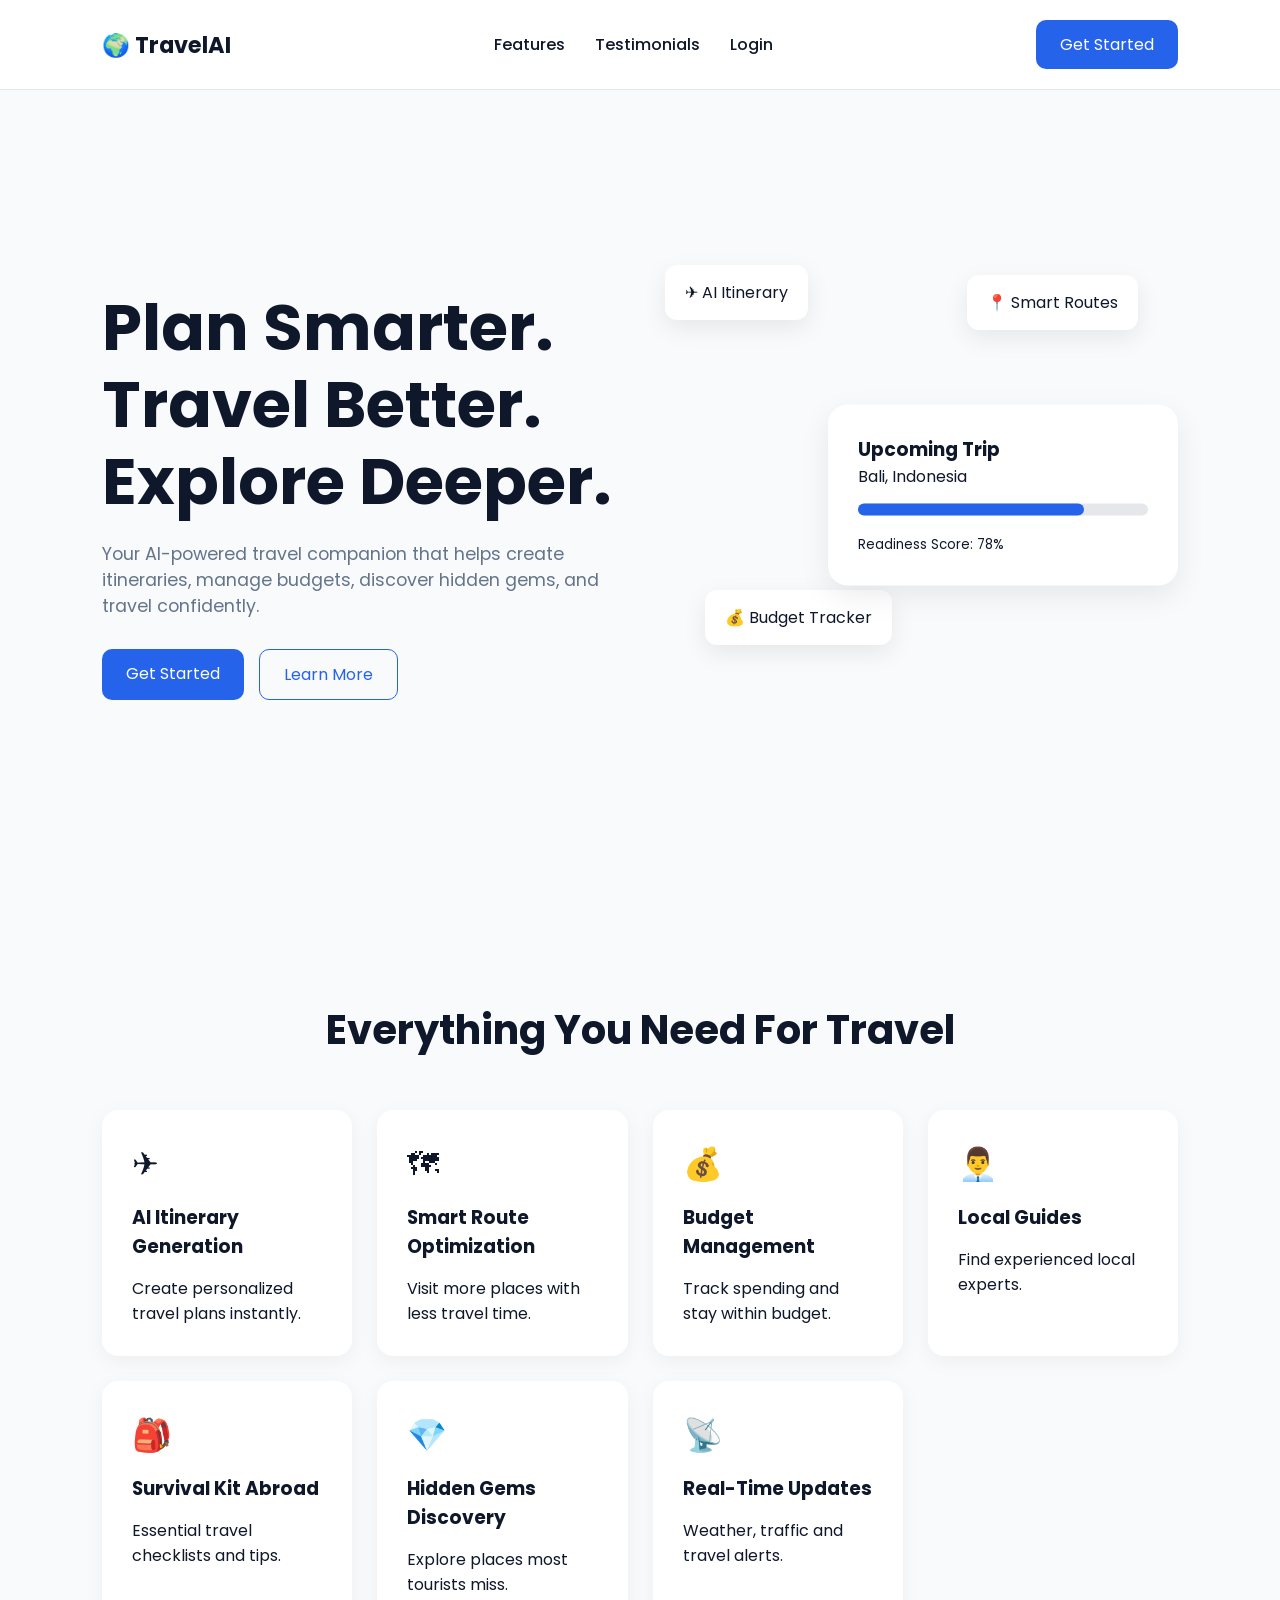
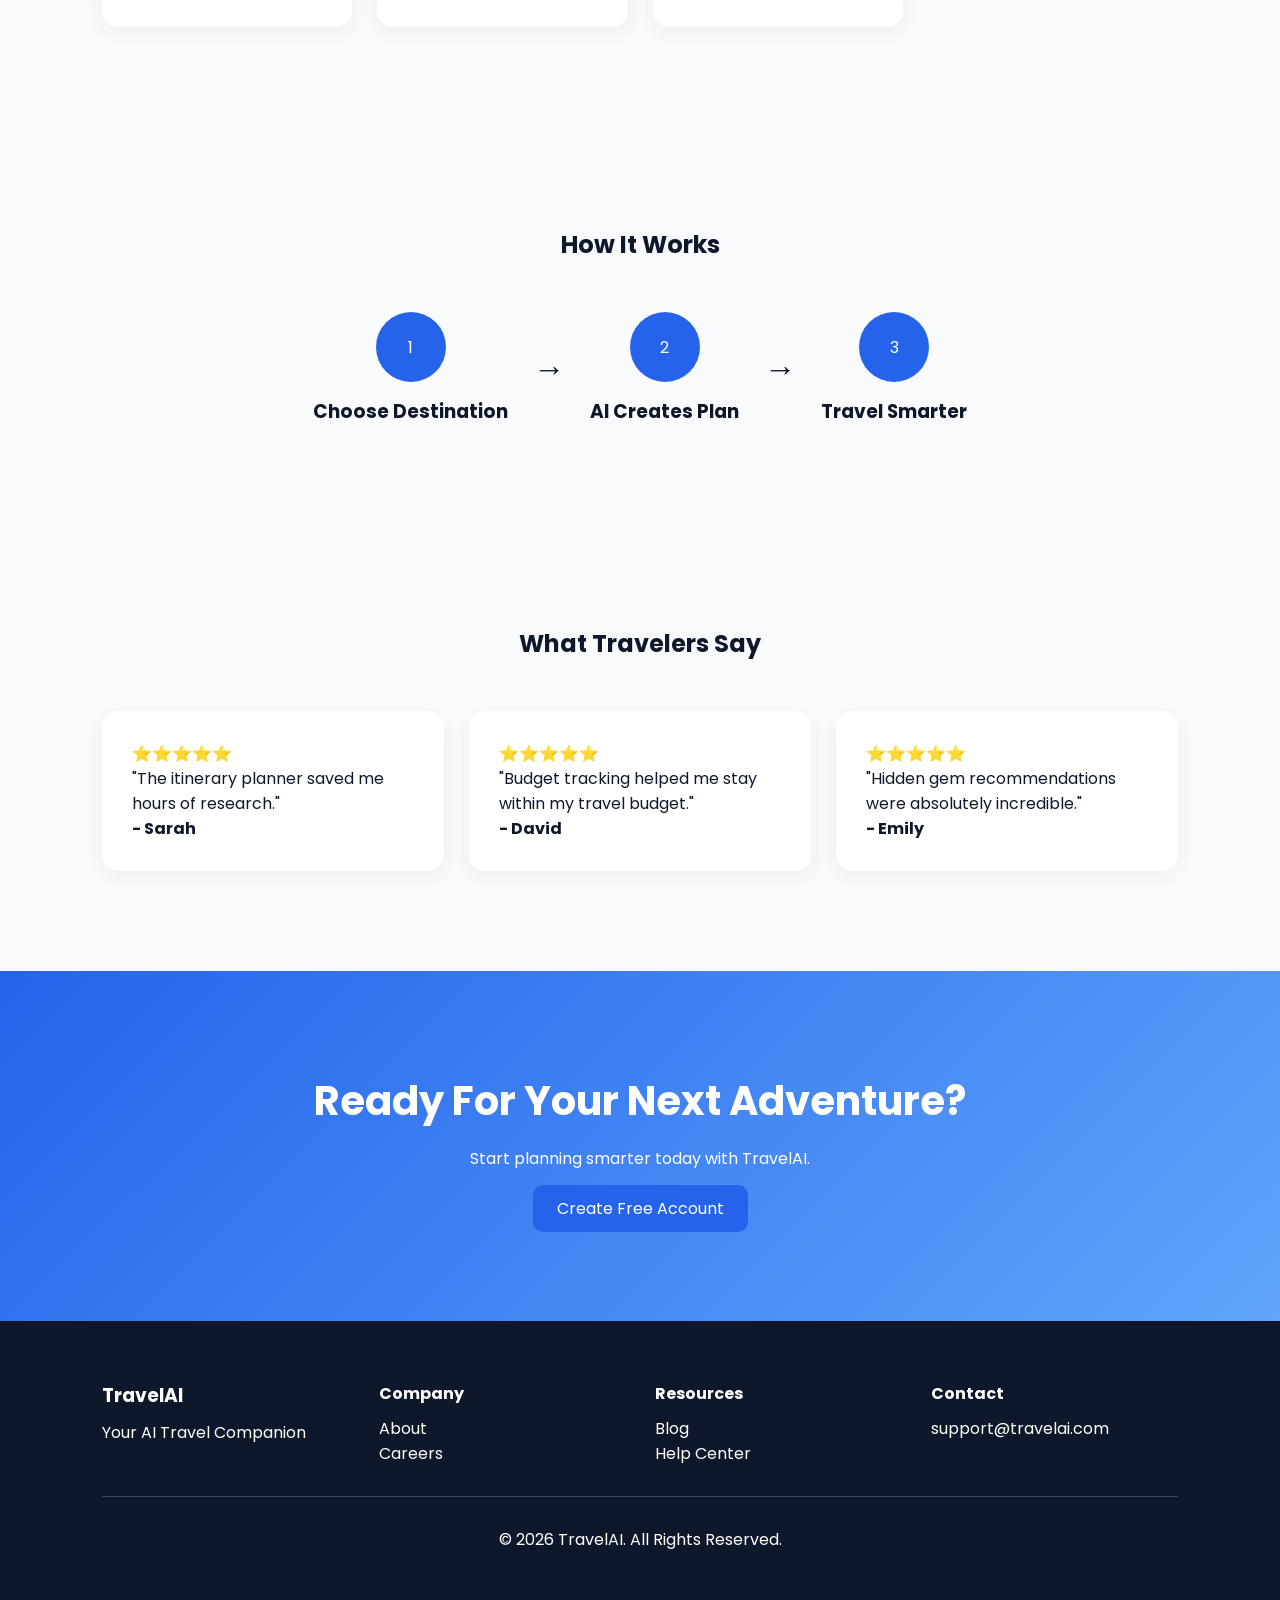
<file: index.html>
<!DOCTYPE html>
<html lang="en">
<head>
    <meta charset="UTF-8">
    <meta name="viewport" content="width=device-width, initial-scale=1.0">
    <title>TravelAI - Your Smart Travel Companion</title>

    <link rel="stylesheet" href="css/style.css">

    <link rel="preconnect" href="https://fonts.googleapis.com">
    <link href="https://fonts.googleapis.com/css2?family=Poppins:wght@300;400;500;600;700&display=swap" rel="stylesheet">
</head>
<body>

    <!-- NAVBAR -->
    <nav class="navbar">
        <div class="logo">🌍 TravelAI</div>

        <ul class="nav-links">
            <li><a href="#features">Features</a></li>
            <li><a href="#testimonials">Testimonials</a></li>
            <li><a href="login.html">Login</a></li>
        </ul>

        <a href="signup.html" class="btn-primary">
            Get Started
        </a>
    </nav>

    <!-- HERO -->
    <section class="hero">

        <div class="hero-content">
            <h1>
                Plan Smarter.<br>
                Travel Better.<br>
                Explore Deeper.
            </h1>

            <p>
                Your AI-powered travel companion that helps create
                itineraries, manage budgets, discover hidden gems,
                and travel confidently.
            </p>

            <div class="hero-buttons">
                <a href="signup.html" class="btn-primary">
                    Get Started
                </a>

                <a href="#features" class="btn-secondary">
                    Learn More
                </a>
            </div>
        </div>

        <div class="hero-image">

            <div class="floating-card card1">
                ✈ AI Itinerary
            </div>

            <div class="floating-card card2">
                💰 Budget Tracker
            </div>

            <div class="floating-card card3">
                📍 Smart Routes
            </div>

            <div class="dashboard-preview">
                <h3>Upcoming Trip</h3>
                <p>Bali, Indonesia</p>

                <div class="progress">
                    <div class="progress-fill"></div>
                </div>

                <small>Readiness Score: 78%</small>
            </div>

        </div>

    </section>

    <!-- FEATURES -->

    <section id="features" class="features">

        <h2>Everything You Need For Travel</h2>

        <div class="feature-grid">

            <div class="feature-card">
                <span>✈</span>
                <h3>AI Itinerary Generation</h3>
                <p>Create personalized travel plans instantly.</p>
            </div>

            <div class="feature-card">
                <span>🗺</span>
                <h3>Smart Route Optimization</h3>
                <p>Visit more places with less travel time.</p>
            </div>

            <div class="feature-card">
                <span>💰</span>
                <h3>Budget Management</h3>
                <p>Track spending and stay within budget.</p>
            </div>

            <div class="feature-card">
                <span>👨‍💼</span>
                <h3>Local Guides</h3>
                <p>Find experienced local experts.</p>
            </div>

            <div class="feature-card">
                <span>🎒</span>
                <h3>Survival Kit Abroad</h3>
                <p>Essential travel checklists and tips.</p>
            </div>

            <div class="feature-card">
                <span>💎</span>
                <h3>Hidden Gems Discovery</h3>
                <p>Explore places most tourists miss.</p>
            </div>

            <div class="feature-card">
                <span>📡</span>
                <h3>Real-Time Updates</h3>
                <p>Weather, traffic and travel alerts.</p>
            </div>

        </div>

    </section>

    <!-- HOW IT WORKS -->

    <section class="how-it-works">

        <h2>How It Works</h2>

        <div class="steps">

            <div class="step">
                <div class="circle">1</div>
                <h3>Choose Destination</h3>
            </div>

            <div class="arrow">→</div>

            <div class="step">
                <div class="circle">2</div>
                <h3>AI Creates Plan</h3>
            </div>

            <div class="arrow">→</div>

            <div class="step">
                <div class="circle">3</div>
                <h3>Travel Smarter</h3>
            </div>

        </div>

    </section>

    <!-- TESTIMONIALS -->

    <section id="testimonials" class="testimonials">

        <h2>What Travelers Say</h2>

        <div class="testimonial-grid">

            <div class="testimonial">
                <p>
                    ⭐⭐⭐⭐⭐
                </p>

                <p>
                    "The itinerary planner saved me hours
                    of research."
                </p>

                <h4>- Sarah</h4>
            </div>

            <div class="testimonial">
                <p>
                    ⭐⭐⭐⭐⭐
                </p>

                <p>
                    "Budget tracking helped me stay within
                    my travel budget."
                </p>

                <h4>- David</h4>
            </div>

            <div class="testimonial">
                <p>
                    ⭐⭐⭐⭐⭐
                </p>

                <p>
                    "Hidden gem recommendations were
                    absolutely incredible."
                </p>

                <h4>- Emily</h4>
            </div>

        </div>

    </section>

    <!-- CTA -->

    <section class="cta">

        <h2>Ready For Your Next Adventure?</h2>

        <p>
            Start planning smarter today with TravelAI.
        </p>

        <a href="signup.html" class="btn-primary">
            Create Free Account
        </a>

    </section>

    <!-- FOOTER -->

    <footer>

        <div class="footer-content">

            <div>
                <h3>TravelAI</h3>
                <p>Your AI Travel Companion</p>
            </div>

            <div>
                <h4>Company</h4>
                <p>About</p>
                <p>Careers</p>
            </div>

            <div>
                <h4>Resources</h4>
                <p>Blog</p>
                <p>Help Center</p>
            </div>

            <div>
                <h4>Contact</h4>
                <p>support@travelai.com</p>
            </div>

        </div>

        <hr>

        <p class="copyright">
            © 2026 TravelAI. All Rights Reserved.
        </p>

    </footer>

</body>
</html>
</file>
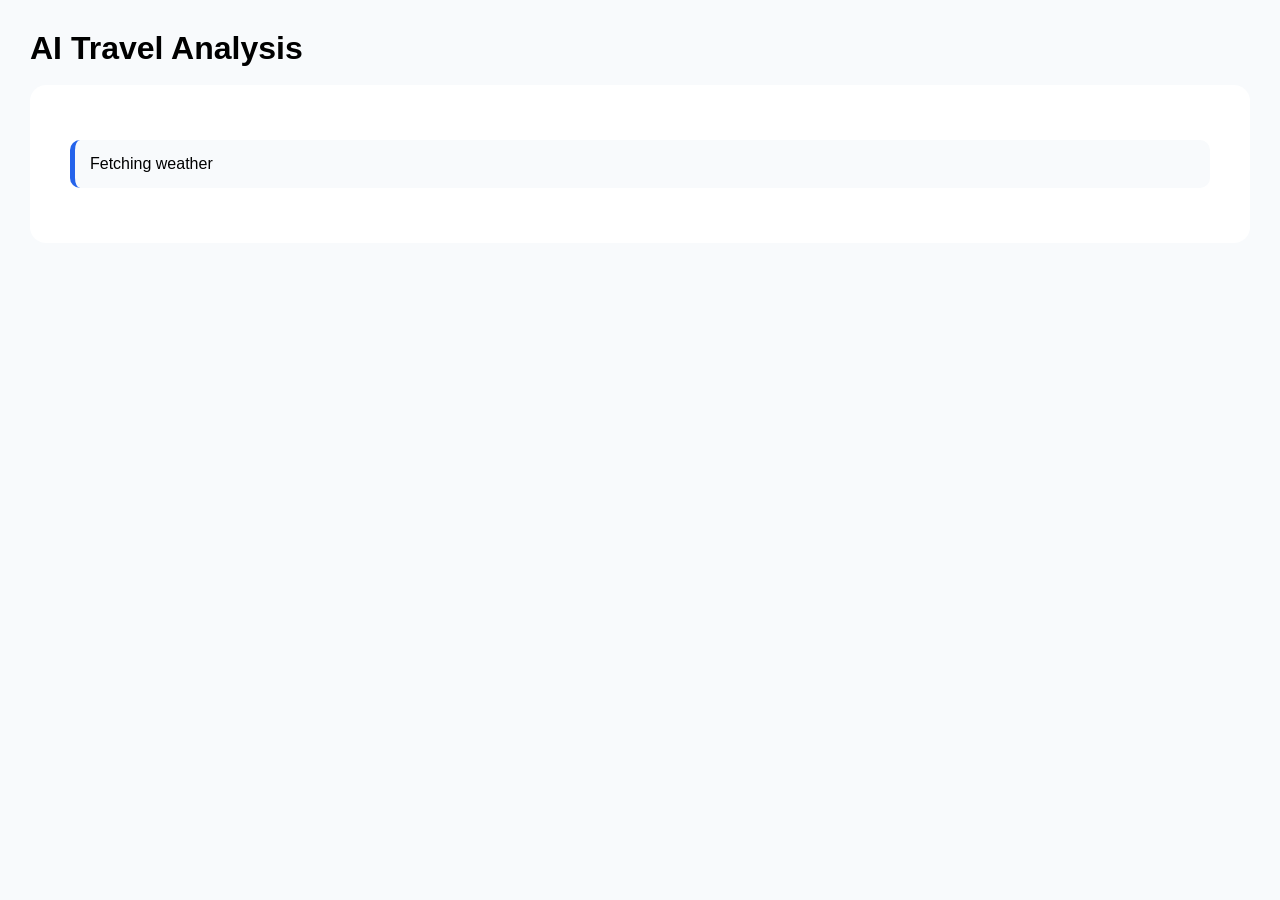
<file: ai-analysis.html>
<!DOCTYPE html>
<html lang="en">
<head>

<meta charset="UTF-8">
<meta name="viewport" content="width=device-width, initial-scale=1.0">

<title>AI Analysis</title>

<link rel="stylesheet" href="css/dashboard.css">

<style>

.analysis-card{
    background:white;
    padding:40px;
    border-radius:16px;
}

.step{
    padding:15px;
    margin:15px 0;
    background:#f8fafc;
    border-radius:10px;
}

.active{
    border-left:5px solid #2563eb;
}

.done{
    border-left:5px solid #16a34a;
}

</style>

</head>
<body>

<div class="main-content">

<h1>AI Travel Analysis</h1>

<br>

<div class="analysis-card">

<div id="steps"></div>

</div>

</div>

<script src="js/app.js"></script>
<script src="js/create-trip.js"></script>

</body>
</html>
</file>
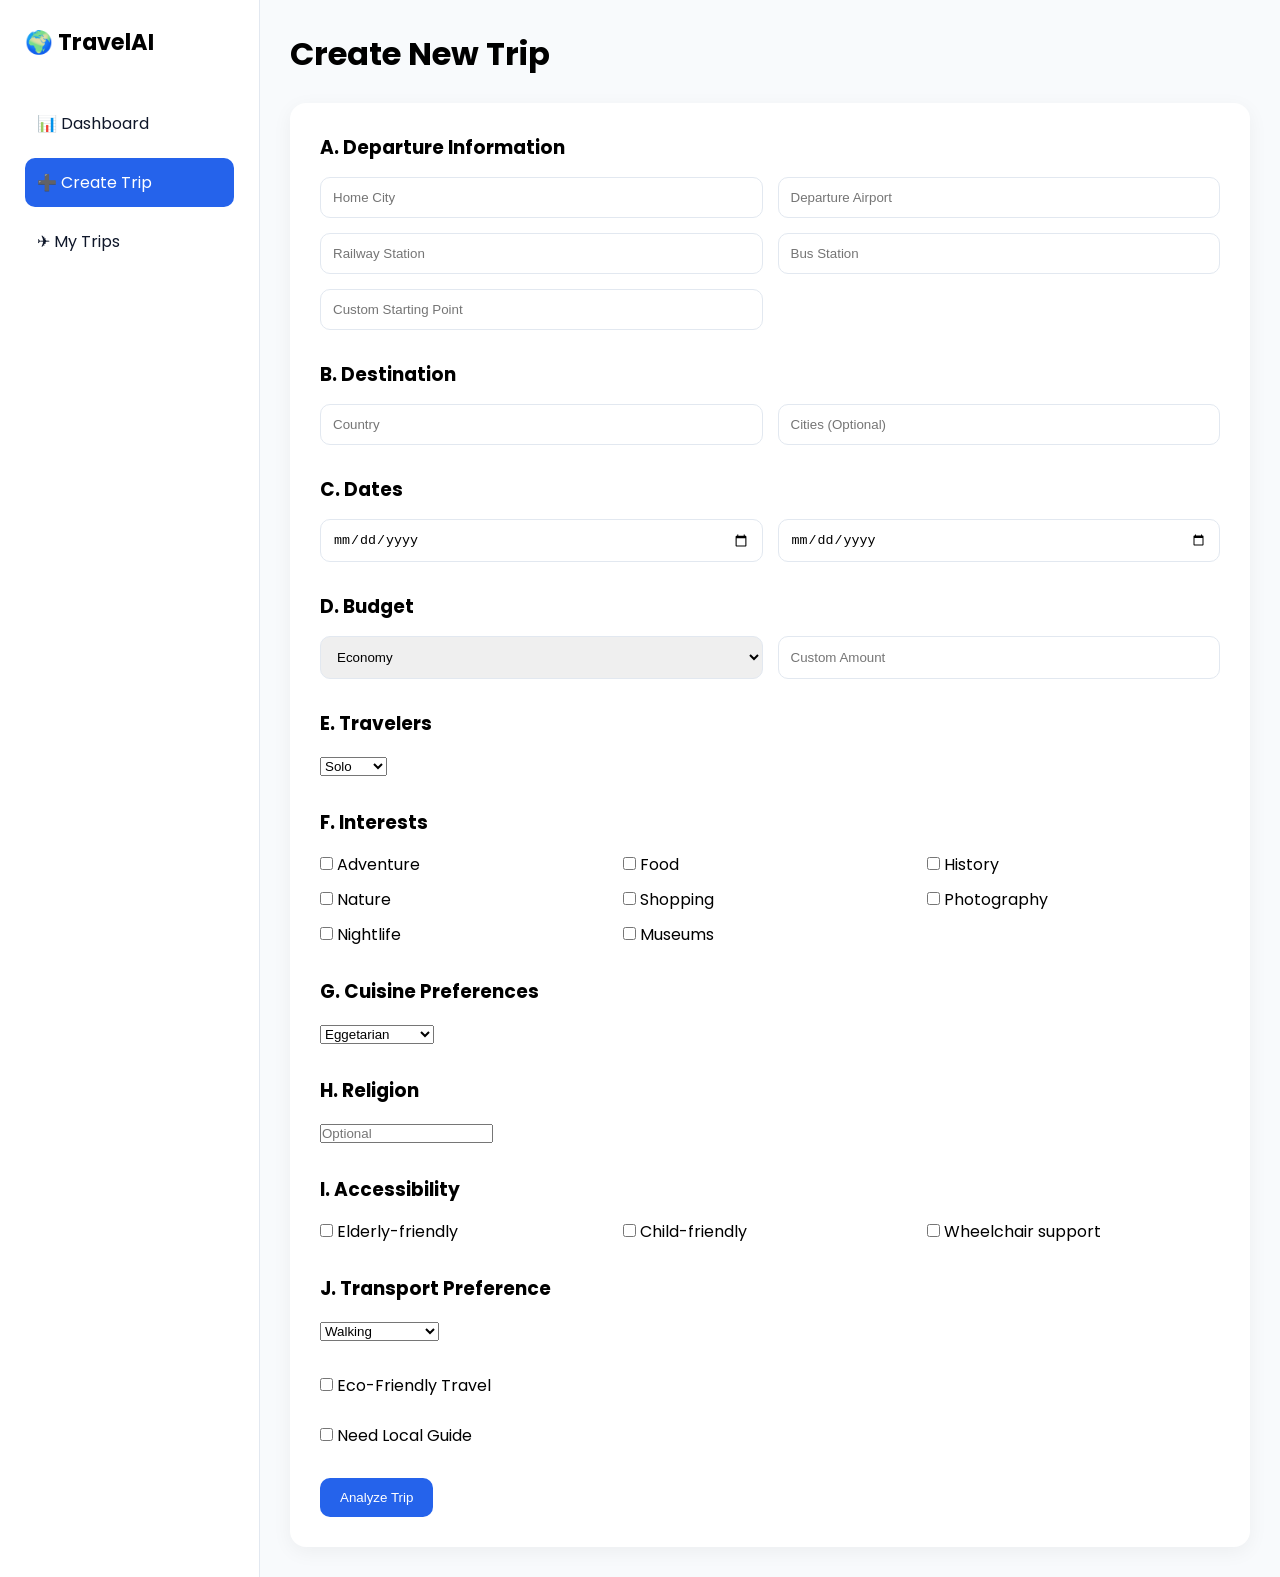
<file: create-trip.html>
<!DOCTYPE html>
<html lang="en">
<head>
<meta charset="UTF-8">
<meta name="viewport" content="width=device-width, initial-scale=1.0">

<title>Create Trip | TravelAI</title>

<link rel="stylesheet" href="css/dashboard.css">

<link href="https://fonts.googleapis.com/css2?family=Poppins:wght@300;400;500;600;700&display=swap" rel="stylesheet">

<style>

.form-card{
    background:white;
    padding:30px;
    border-radius:16px;
    box-shadow:0 5px 20px rgba(0,0,0,.05);
}

.form-section{
    margin-bottom:30px;
}

.form-section h3{
    margin-bottom:15px;
}

.form-grid{
    display:grid;
    grid-template-columns:repeat(2,1fr);
    gap:15px;
}

.form-grid input,
.form-grid select{
    padding:12px;
    border:1px solid #e2e8f0;
    border-radius:10px;
}

.checkbox-grid{
    display:grid;
    grid-template-columns:repeat(3,1fr);
    gap:10px;
}

@media(max-width:900px){

    .form-grid,
    .checkbox-grid{
        grid-template-columns:1fr;
    }

}
</style>

</head>
<body>

<div class="container">

<aside class="sidebar">

<div class="logo">
🌍 TravelAI
</div>

<ul class="menu">

<li>
<a href="dashboard.html">
📊 Dashboard
</a>
</li>

<li class="active">
<a href="#">
➕ Create Trip
</a>
</li>

<li>
<a href="my-trips.html">
✈ My Trips
</a>
</li>

</ul>

</aside>

<main class="main-content">

<h1>Create New Trip</h1>

<br>

<form id="tripForm" class="form-card">

<div class="form-section">

<h3>A. Departure Information</h3>

<div class="form-grid">

<input type="text" id="homeCity" placeholder="Home City" required>

<input type="text" id="departureAirport" placeholder="Departure Airport">

<input type="text" id="railwayStation" placeholder="Railway Station">

<input type="text" id="busStation" placeholder="Bus Station">

<input type="text" id="customStart" placeholder="Custom Starting Point">

</div>

</div>

<div class="form-section">

<h3>B. Destination</h3>

<div class="form-grid">

<input type="text" id="country" placeholder="Country" required>

<input type="text" id="cities" placeholder="Cities (Optional)">

</div>

</div>

<div class="form-section">

<h3>C. Dates</h3>

<div class="form-grid">

<input type="date" id="startDate" required>

<input type="date" id="endDate" required>

</div>

</div>

<div class="form-section">

<h3>D. Budget</h3>

<div class="form-grid">

<select id="budgetType">

<option>Economy</option>
<option>Standard</option>
<option>Luxury</option>
<option>Custom</option>

</select>

<input
type="number"
id="customBudget"
placeholder="Custom Amount"
>

</div>

</div>

<div class="form-section">

<h3>E. Travelers</h3>

<select id="travelers">

<option>Solo</option>
<option>Couple</option>
<option>Family</option>
<option>Friends</option>

</select>

</div>

<div class="form-section">

<h3>F. Interests</h3>

<div class="checkbox-grid">

<label><input type="checkbox" value="Adventure"> Adventure</label>

<label><input type="checkbox" value="Food"> Food</label>

<label><input type="checkbox" value="History"> History</label>

<label><input type="checkbox" value="Nature"> Nature</label>

<label><input type="checkbox" value="Shopping"> Shopping</label>

<label><input type="checkbox" value="Photography"> Photography</label>

<label><input type="checkbox" value="Nightlife"> Nightlife</label>

<label><input type="checkbox" value="Museums"> Museums</label>

</div>

</div>

<div class="form-section">

<h3>G. Cuisine Preferences</h3>

<select id="cuisine">

<option>Vegetarian</option>
<option selected>Eggetarian</option>
<option>Vegan</option>
<option>Halal</option>
<option>Jain</option>
<option>Non-vegetarian</option>

</select>

</div>

<div class="form-section">

<h3>H. Religion</h3>

<input
type="text"
id="religion"
placeholder="Optional"
>

</div>

<div class="form-section">

<h3>I. Accessibility</h3>

<div class="checkbox-grid">

<label>
<input type="checkbox" value="Elderly-friendly">
Elderly-friendly
</label>

<label>
<input type="checkbox" value="Child-friendly">
Child-friendly
</label>

<label>
<input type="checkbox" value="Wheelchair support">
Wheelchair support
</label>

</div>

</div>

<div class="form-section">

<h3>J. Transport Preference</h3>

<select id="transport">

<option>Walking</option>
<option>Public Transport</option>
<option>Taxi</option>
<option>Rental Vehicle</option>

</select>

</div>

<div class="form-section">

<label>

<input type="checkbox" id="eco">

 Eco-Friendly Travel

</label>

<br><br>

<label>

<input type="checkbox" id="guide">

 Need Local Guide

</label>

</div>

<button
type="submit"
class="btn-primary"
>

Analyze Trip

</button>

</form>

</main>

</div>

<script src="js/app.js"></script>
<script src="js/create-trip.js"></script>

</body>
</html>
</file>
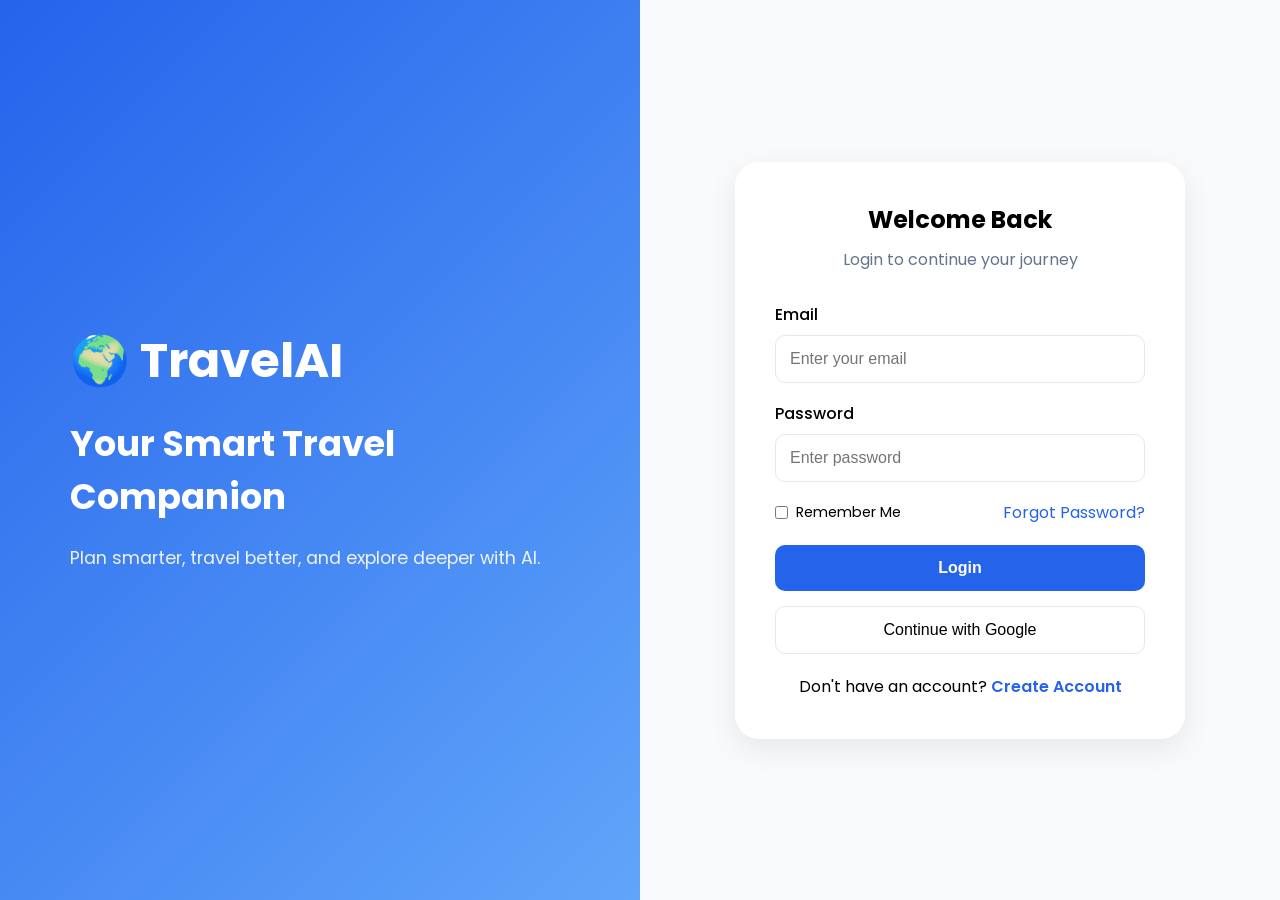
<file: dashboard.html>
```html
<!DOCTYPE html>
<html lang="en">
<head>
    <meta charset="UTF-8">
    <meta name="viewport" content="width=device-width, initial-scale=1.0">
    <title>Dashboard | TravelAI</title>

    <link rel="stylesheet" href="css/dashboard.css">

    <link href="https://fonts.googleapis.com/css2?family=Poppins:wght@300;400;500;600;700&display=swap" rel="stylesheet">
</head>
<body>

<div class="container">

    <!-- SIDEBAR -->

    <aside class="sidebar">

        <div class="logo">
            🌍 TravelAI
        </div>

        <ul class="menu">

            <li class="active">
                <a href="dashboard.html">
                    📊 Dashboard
                </a>
            </li>

            <li>
                <a href="my-trips.html">
                    ✈ My Trips
                </a>
            </li>

            <li>
                <a href="guide-marketplace.html">
                    👨‍💼 Guides
                </a>
            </li>

            <li>
                <a href="profile.html">
                    👤 Profile
                </a>
            </li>

            <li>
                <a href="settings.html">
                    ⚙ Settings
                </a>
            </li>

            <li>
                <a href="#">
                    🛟 Help & Support
                </a>
            </li>

            <li>
                <a href="#" id="logoutBtn">
                    🚪 Logout
                </a>
            </li>

        </ul>

    </aside>

    <!-- MAIN CONTENT -->

    <main class="main-content">

        <!-- HEADER -->

        <div class="top-bar">

            <h1>
                Dashboard
            </h1>

            <a
                href="create-trip.html"
                class="btn-primary"
                style="text-decoration:none;"
            >
                + New Trip
            </a>

        </div>

        <!-- WELCOME CARD -->

        <section class="welcome-card">

            <div>

                <h2 id="welcomeText">
                    Welcome Back
                </h2>

                <p>
                    Continue planning your next adventure.
                </p>

            </div>

        </section>

        <!-- STATS -->

        <section class="stats-grid">

            <div class="stat-card">

                <h3 id="countriesCount">
                    0
                </h3>

                <p>
                    Countries Explored
                </p>

            </div>

            <div class="stat-card">

                <h3 id="completedTripsCount">
                    0
                </h3>

                <p>
                    Trips Completed
                </p>

            </div>

            <div class="stat-card">

                <h3 id="moneySaved">
                    ₹0
                </h3>

                <p>
                    Money Saved
                </p>

            </div>

        </section>

        <!-- READINESS SCORE -->

        <section class="readiness-card">

            <div class="readiness-header">

                <h2>
                    Travel Readiness Score
                </h2>

                <span id="readinessValue">
                    0%
                </span>

            </div>

            <div class="progress">

                <div
                    class="progress-fill"
                    id="readinessBar"
                ></div>

            </div>

        </section>

        <!-- UPCOMING TRIPS -->

        <section>

            <div class="section-header">

                <h2>
                    Upcoming Trips
                </h2>

                <a href="my-trips.html">
                    View All
                </a>

            </div>

            <div
                id="upcomingTrips"
                class="trip-grid"
            >

            </div>

        </section>

    </main>

</div>

<script src="js/app.js"></script>
<script src="js/dashboard.js"></script>

</body>
</html>
</file>
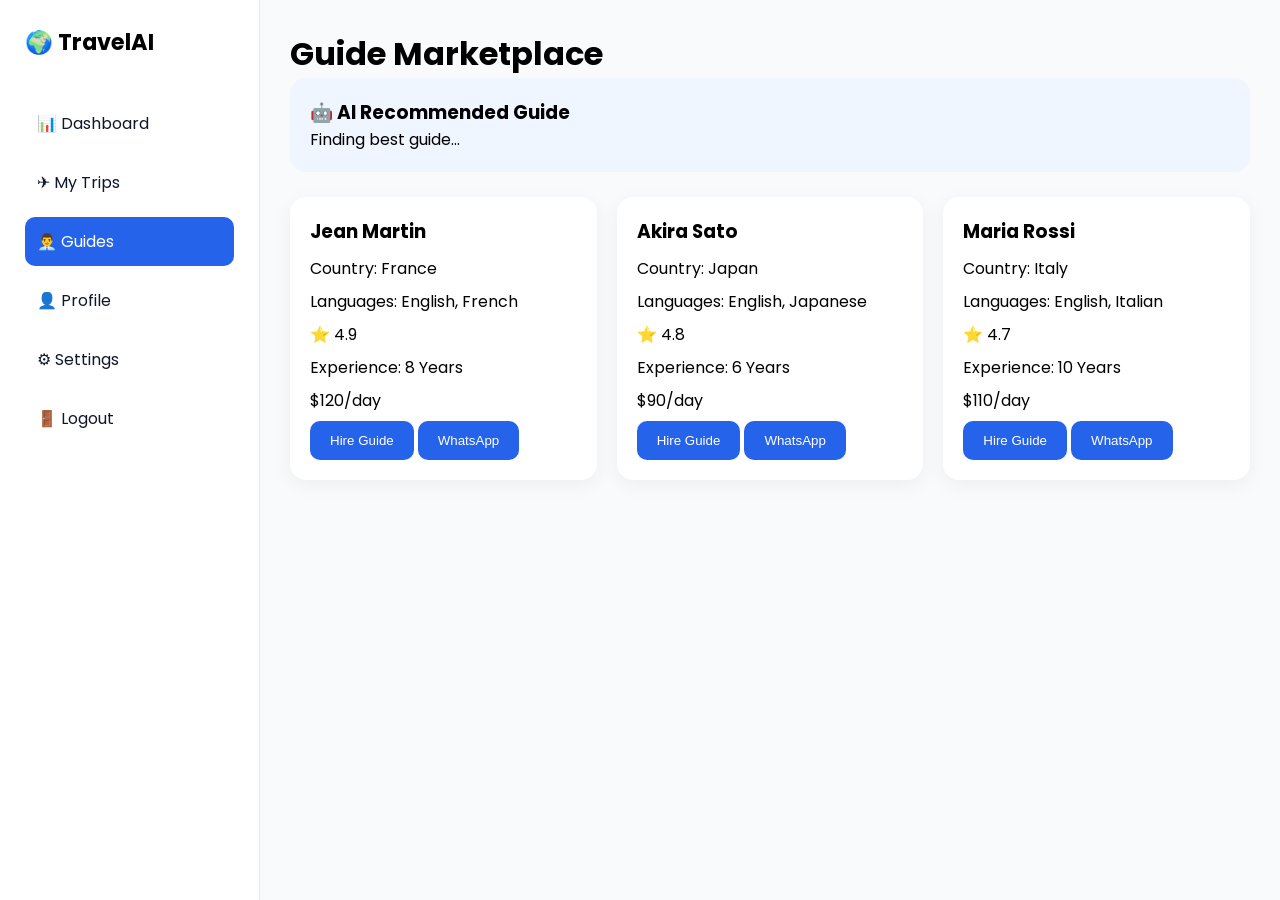
<file: guide-marketplace.html>
<!DOCTYPE html>
<html lang="en">
<head>
<meta charset="UTF-8">
<meta name="viewport" content="width=device-width, initial-scale=1.0">

<title>Guide Marketplace | TravelAI</title>

<link rel="stylesheet" href="css/dashboard.css">
<link rel="stylesheet" href="css/account.css">

<link href="https://fonts.googleapis.com/css2?family=Poppins:wght@300;400;500;600;700&display=swap" rel="stylesheet">
</head>
<body>

<div class="container">

<aside class="sidebar">

<div class="logo">
🌍 TravelAI
</div>

<ul class="menu">

<li>
<a href="dashboard.html">📊 Dashboard</a>
</li>

<li>
<a href="my-trips.html">✈ My Trips</a>
</li>

<li class="active">
<a href="guide-marketplace.html">
👨‍💼 Guides
</a>
</li>

<li>
<a href="profile.html">
👤 Profile
</a>
</li>

<li>
<a href="settings.html">
⚙ Settings
</a>
</li>

<li>
<a href="#" id="logoutBtn">
🚪 Logout
</a>
</li>

</ul>

</aside>

<main class="main-content">

<h1>Guide Marketplace</h1>

<div class="recommendation-box">

<h3>🤖 AI Recommended Guide</h3>

<p id="recommendedGuide">
Finding best guide...
</p>

</div>

<div
id="guidesContainer"
class="guide-grid"
>

</div>

</main>

</div>

<script src="js/app.js"></script>
<script src="js/guide-marketplace.js"></script>

</body>
</html>
</file>
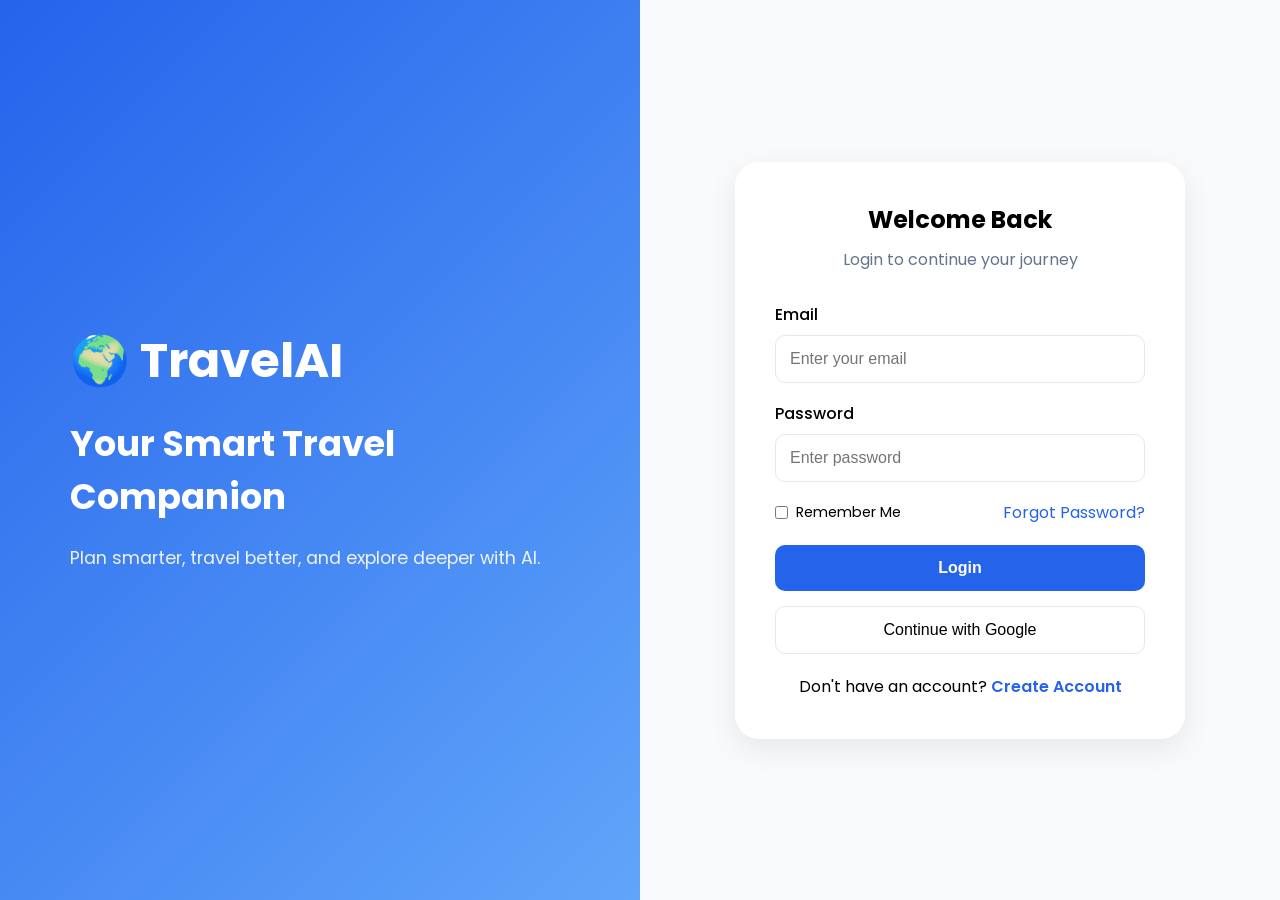
<file: login.html>
<!DOCTYPE html>
<html lang="en">
<head>
    <meta charset="UTF-8">
    <meta name="viewport" content="width=device-width, initial-scale=1.0">
    <title>Login | TravelAI</title>

    <link rel="stylesheet" href="css/auth.css">

    <link href="https://fonts.googleapis.com/css2?family=Poppins:wght@300;400;500;600;700&display=swap" rel="stylesheet">
</head>
<body>

<div class="auth-container">

    <div class="auth-left">
        <div class="branding">
            <h1>🌍 TravelAI</h1>

            <h2>
                Your Smart Travel Companion
            </h2>

            <p>
                Plan smarter, travel better,
                and explore deeper with AI.
            </p>
        </div>
    </div>

    <div class="auth-right">

        <form id="loginForm" class="auth-card">

            <h2>Welcome Back</h2>

            <p class="subtitle">
                Login to continue your journey
            </p>

            <div class="input-group">
                <label>Email</label>
                <input
                    type="email"
                    id="loginEmail"
                    placeholder="Enter your email"
                    required
                >
            </div>

            <div class="input-group">
                <label>Password</label>
                <input
                    type="password"
                    id="loginPassword"
                    placeholder="Enter password"
                    required
                >
            </div>

            <div class="form-options">

                <label class="remember">
                    <input
                        type="checkbox"
                        id="rememberMe"
                    >
                    Remember Me
                </label>

                <a href="#">
                    Forgot Password?
                </a>

            </div>

            <button type="submit" class="btn-primary">
                Login
            </button>

            <button
                type="button"
                class="google-btn"
                id="googleLogin"
            >
                Continue with Google
            </button>

            <p class="switch-page">
                Don't have an account?
                <a href="signup.html">
                    Create Account
                </a>
            </p>

        </form>

    </div>

</div>

<script src="js/app.js"></script>
<script src="js/auth.js"></script>

</body>
</html>
</file>
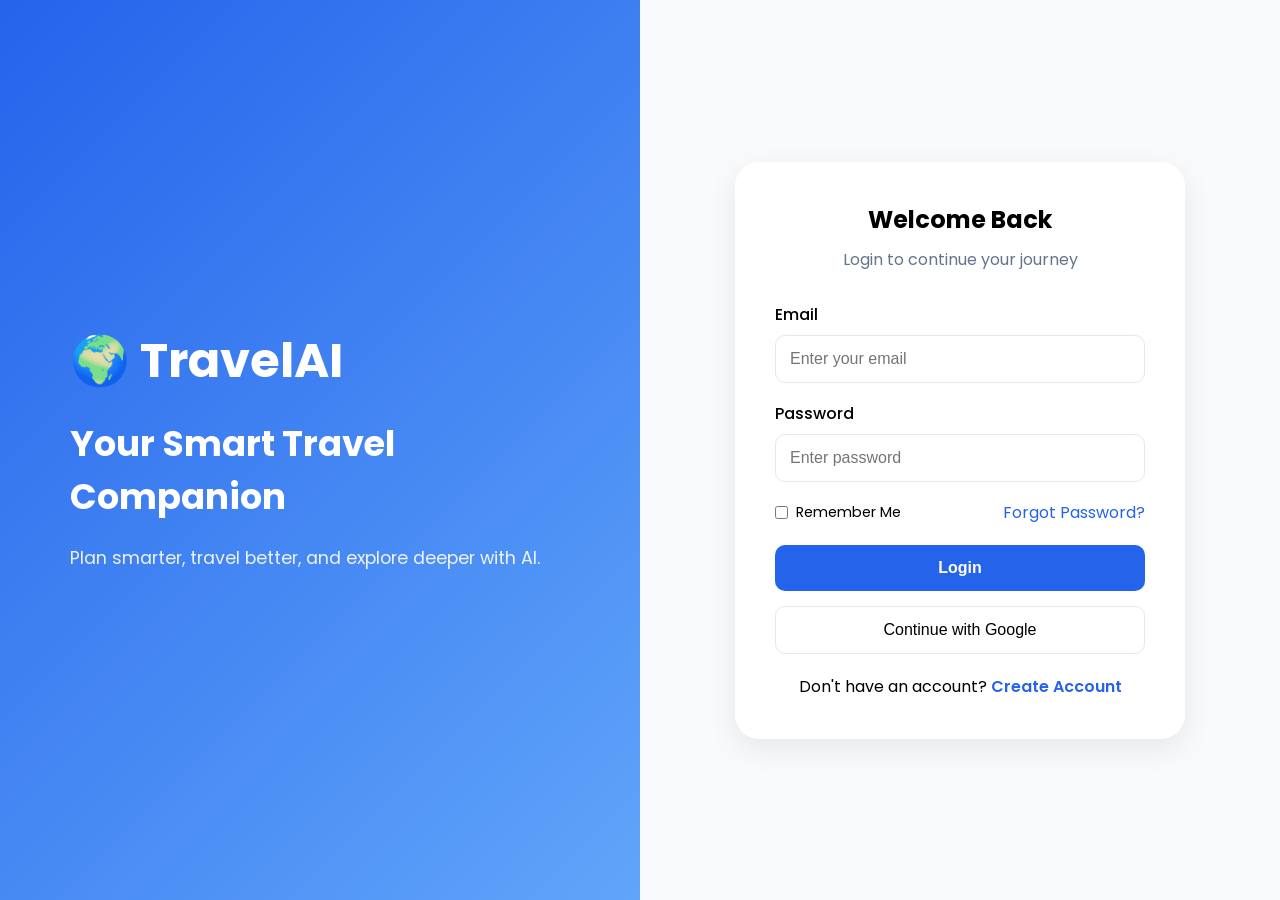
<file: my-trips.html>
<!DOCTYPE html>
<html lang="en">
<head>
    <meta charset="UTF-8">
    <meta name="viewport" content="width=device-width, initial-scale=1.0">
    <title>My Trips | TravelAI</title>

    <link rel="stylesheet" href="css/dashboard.css">

    <link href="https://fonts.googleapis.com/css2?family=Poppins:wght@300;400;500;600;700&display=swap" rel="stylesheet">
</head>
<body>

<div class="container">

    <!-- SIDEBAR -->

    <aside class="sidebar">

        <div class="logo">
            🌍 TravelAI
        </div>

        <ul class="menu">

            <li>
                <a href="dashboard.html">
                    📊 Dashboard
                </a>
            </li>

            <li class="active">
                <a href="my-trips.html">
                    ✈ My Trips
                </a>
            </li>

            <li>
                <a href="#">
                    👨‍💼 Guides
                </a>
            </li>

            <li>
                <a href="#">
                    👤 Profile
                </a>
            </li>

            <li>
                <a href="#">
                    ⚙ Settings
                </a>
            </li>

            <li>
                <a href="#">
                    🛟 Help & Support
                </a>
            </li>

            <li>
                <a href="#" id="logoutBtn">
                    🚪 Logout
                </a>
            </li>

        </ul>

    </aside>

    <!-- MAIN -->

    <main class="main-content">

        <div class="top-bar">

            <h1>My Trips</h1>

            <input
                type="text"
                id="searchTrips"
                placeholder="Search destination..."
                style="padding:10px;border:1px solid #e2e8f0;border-radius:10px;"
            >

        </div>

        <!-- PLANNED -->

        <section>

            <h2 style="margin-bottom:20px;">
                📅 Planned Trips
            </h2>

            <div
                id="plannedTrips"
                class="trip-grid"
            ></div>

        </section>

        <br><br>

        <!-- ONGOING -->

        <section>

            <h2 style="margin-bottom:20px;">
                🚀 Ongoing Trips
            </h2>

            <div
                id="ongoingTrips"
                class="trip-grid"
            ></div>

        </section>

        <br><br>

        <!-- COMPLETED -->

        <section>

            <h2 style="margin-bottom:20px;">
                ✅ Completed Trips
            </h2>

            <div
                id="completedTrips"
                class="trip-grid"
            ></div>

        </section>

    </main>

</div>

<script src="js/app.js"></script>
<script src="js/trips.js"></script>

</body>
</html>
</file>
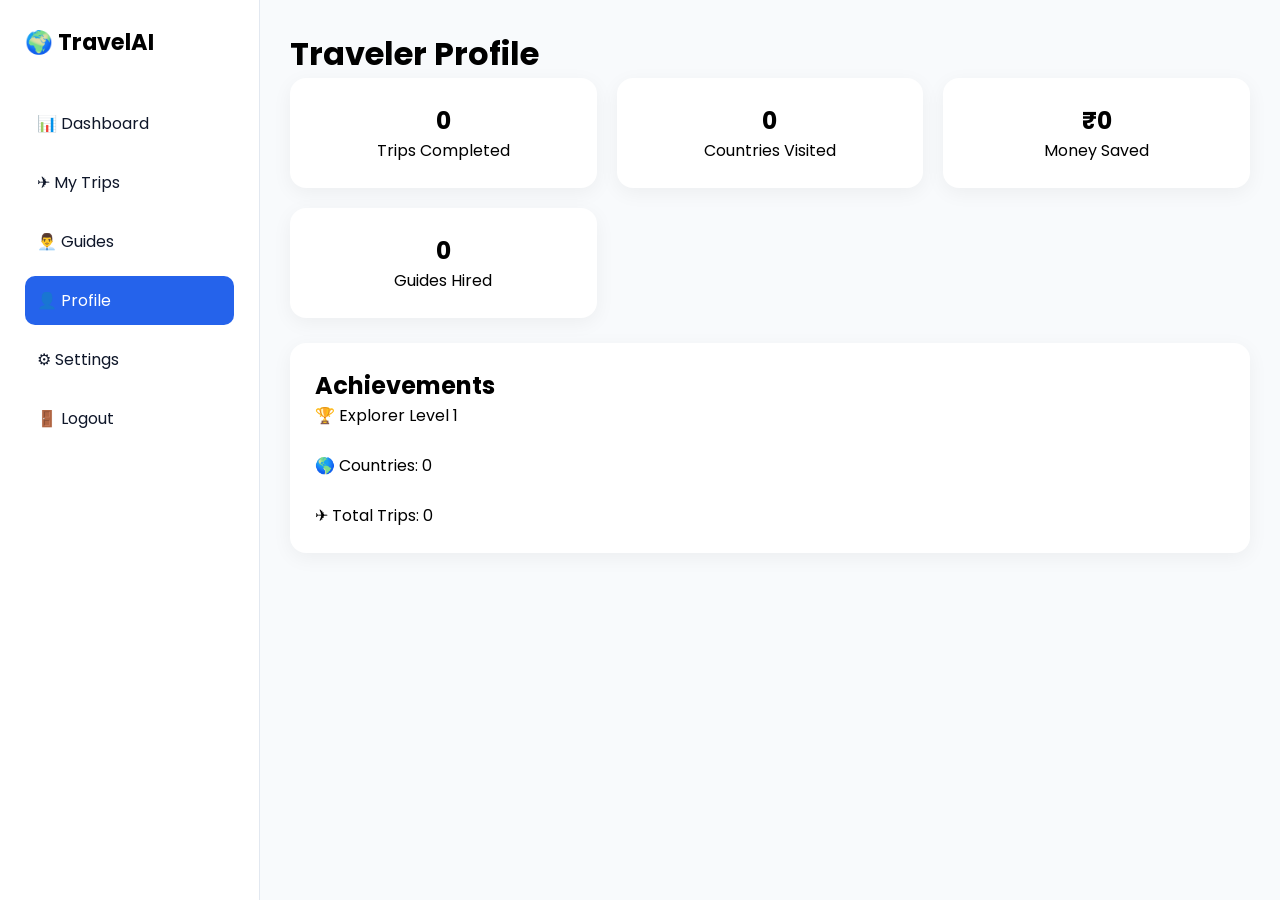
<file: profile.html>
<!DOCTYPE html>
<html lang="en">
<head>

<meta charset="UTF-8">
<meta name="viewport" content="width=device-width, initial-scale=1.0">

<title>Profile | TravelAI</title>

<link rel="stylesheet" href="css/dashboard.css">
<link rel="stylesheet" href="css/account.css">

<link href="https://fonts.googleapis.com/css2?family=Poppins:wght@300;400;500;600;700&display=swap" rel="stylesheet">

</head>
<body>

<div class="container">

<aside class="sidebar">

<div class="logo">
🌍 TravelAI
</div>

<ul class="menu">

<li>
<a href="dashboard.html">📊 Dashboard</a>
</li>

<li>
<a href="my-trips.html">✈ My Trips</a>
</li>

<li>
<a href="guide-marketplace.html">
👨‍💼 Guides
</a>
</li>

<li class="active">
<a href="profile.html">
👤 Profile
</a>
</li>

<li>
<a href="settings.html">
⚙ Settings
</a>
</li>

<li>
<a href="#" id="logoutBtn">
🚪 Logout
</a>
</li>

</ul>

</aside>

<main class="main-content">

<h1>Traveler Profile</h1>

<div class="stats-grid">

<div class="stat-card">
<h2 id="profileTrips">
0
</h2>
<p>Trips Completed</p>
</div>

<div class="stat-card">
<h2 id="profileCountries">
0
</h2>
<p>Countries Visited</p>
</div>

<div class="stat-card">
<h2 id="profileSaved">
₹0
</h2>
<p>Money Saved</p>
</div>

<div class="stat-card">
<h2 id="profileGuides">
0
</h2>
<p>Guides Hired</p>
</div>

</div>

<div class="card">

<h2>Achievements</h2>

<div id="achievements">

</div>

</div>

</main>

</div>

<script src="js/app.js"></script>
<script src="js/profile.js"></script>

</body>
</html>
</file>
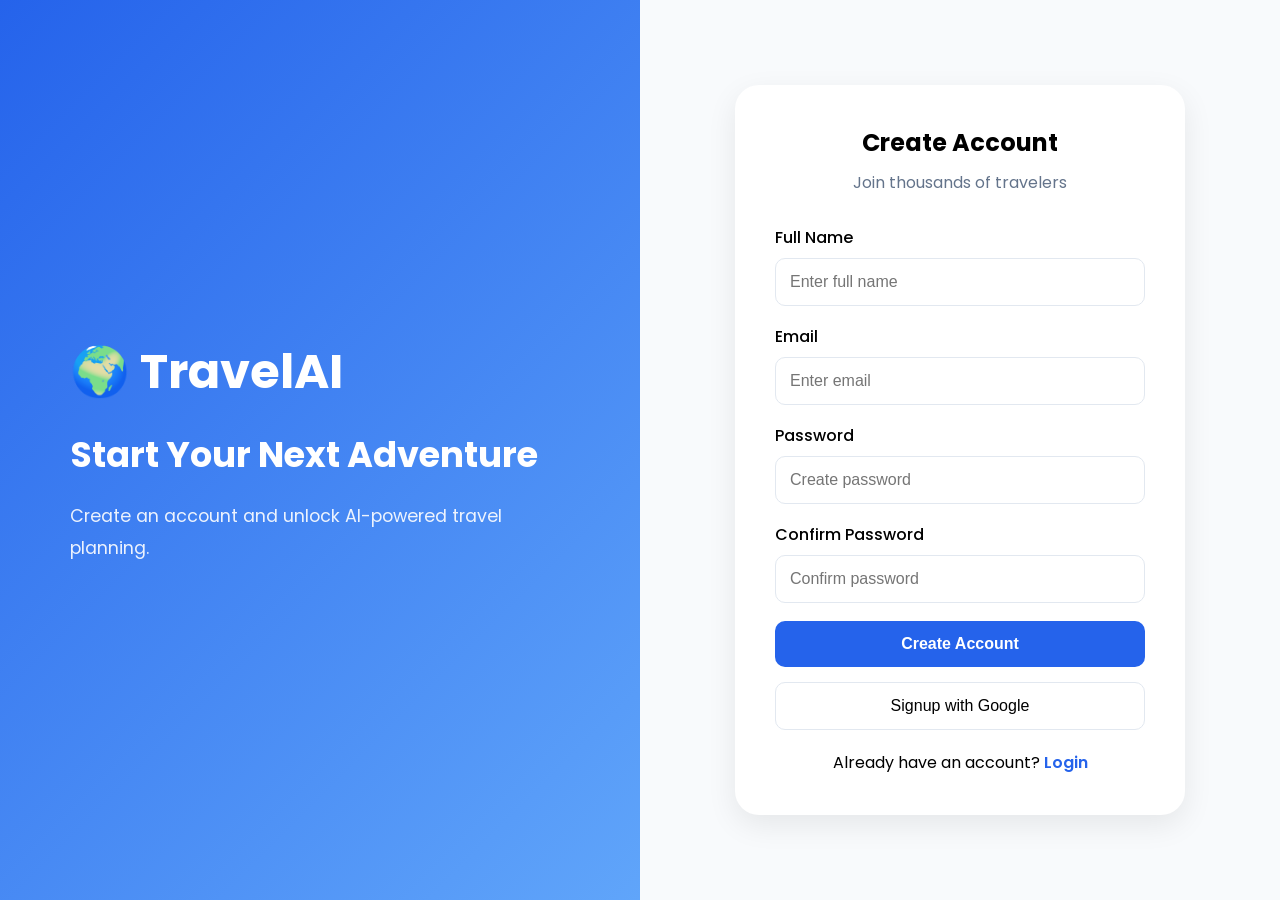
<file: signup.html>
<!DOCTYPE html>
<html lang="en">
<head>
    <meta charset="UTF-8">
    <meta name="viewport" content="width=device-width, initial-scale=1.0">
    <title>Signup | TravelAI</title>

    <link rel="stylesheet" href="css/auth.css">

    <link href="https://fonts.googleapis.com/css2?family=Poppins:wght@300;400;500;600;700&display=swap" rel="stylesheet">
</head>
<body>

<div class="auth-container">

    <div class="auth-left">

        <div class="branding">

            <h1>🌍 TravelAI</h1>

            <h2>
                Start Your Next Adventure
            </h2>

            <p>
                Create an account and unlock
                AI-powered travel planning.
            </p>

        </div>

    </div>

    <div class="auth-right">

        <form id="signupForm" class="auth-card">

            <h2>Create Account</h2>

            <p class="subtitle">
                Join thousands of travelers
            </p>

            <div class="input-group">
                <label>Full Name</label>
                <input
                    type="text"
                    id="signupName"
                    placeholder="Enter full name"
                    required
                >
            </div>

            <div class="input-group">
                <label>Email</label>
                <input
                    type="email"
                    id="signupEmail"
                    placeholder="Enter email"
                    required
                >
            </div>

            <div class="input-group">
                <label>Password</label>
                <input
                    type="password"
                    id="signupPassword"
                    placeholder="Create password"
                    required
                >
            </div>

            <div class="input-group">
                <label>Confirm Password</label>
                <input
                    type="password"
                    id="confirmPassword"
                    placeholder="Confirm password"
                    required
                >
            </div>

            <button type="submit" class="btn-primary">
                Create Account
            </button>

            <button
                type="button"
                class="google-btn"
                id="googleSignup"
            >
                Signup with Google
            </button>

            <p class="switch-page">
                Already have an account?
                <a href="login.html">
                    Login
                </a>
            </p>

        </form>

    </div>

</div>

<script src="js/app.js"></script>
<script src="js/auth.js"></script>

</body>
</html>
</file>
<file: css/style.css>
*{
    margin:0;
    padding:0;
    box-sizing:border-box;
    scroll-behavior:smooth;
}

:root{
    --primary:#2563eb;
    --secondary:#60a5fa;
    --bg:#f8fafc;
    --white:#ffffff;
    --text:#0f172a;
    --border:#e2e8f0;
}

body{
    font-family:'Poppins',sans-serif;
    background:var(--bg);
    color:var(--text);
}

/* NAVBAR */

.navbar{
    position:sticky;
    top:0;
    z-index:1000;

    display:flex;
    justify-content:space-between;
    align-items:center;

    padding:20px 8%;

    background:rgba(255,255,255,.9);
    backdrop-filter:blur(10px);

    border-bottom:1px solid var(--border);
}

.logo{
    font-size:1.4rem;
    font-weight:700;
}

.nav-links{
    display:flex;
    list-style:none;
    gap:30px;
}

.nav-links a{
    text-decoration:none;
    color:var(--text);
    font-weight:500;
}

.btn-primary{
    text-decoration:none;
    background:var(--primary);
    color:white;
    padding:12px 24px;
    border-radius:10px;
    transition:.3s;
}

.btn-primary:hover{
    transform:translateY(-2px);
}

.btn-secondary{
    text-decoration:none;
    border:1px solid var(--primary);
    color:var(--primary);

    padding:12px 24px;
    border-radius:10px;
}

/* HERO */

.hero{
    min-height:90vh;

    display:grid;
    grid-template-columns:1fr 1fr;
    align-items:center;

    gap:50px;

    padding:80px 8%;
}

.hero-content h1{
    font-size:4rem;
    line-height:1.2;
    margin-bottom:20px;

    animation:fadeUp 1s ease;
}

.hero-content p{
    font-size:1.1rem;
    color:#64748b;
    margin-bottom:30px;
}

.hero-buttons{
    display:flex;
    gap:15px;
}

.hero-image{
    position:relative;
    height:500px;
}

.dashboard-preview{
    background:white;
    border-radius:20px;
    padding:30px;

    box-shadow:0 10px 30px rgba(0,0,0,.08);

    width:350px;
    position:absolute;
    right:0;
    top:50%;
    transform:translateY(-50%);
}

.progress{
    height:12px;
    background:#e5e7eb;
    border-radius:10px;
    margin:15px 0;
}

.progress-fill{
    width:78%;
    height:100%;
    background:var(--primary);
    border-radius:10px;
}

.floating-card{
    position:absolute;
    background:white;
    padding:15px 20px;
    border-radius:12px;

    box-shadow:0 8px 25px rgba(0,0,0,.08);

    animation:float 3s infinite ease-in-out;
}

.card1{
    left:0;
    top:20px;
}

.card2{
    left:40px;
    bottom:100px;
}

.card3{
    right:40px;
    top:30px;
}

/* FEATURES */

.features{
    padding:100px 8%;
}

.features h2{
    text-align:center;
    margin-bottom:50px;
    font-size:2.5rem;
}

.feature-grid{
    display:grid;
    grid-template-columns:repeat(auto-fit,minmax(250px,1fr));
    gap:25px;
}

.feature-card{
    background:white;
    padding:30px;
    border-radius:16px;

    transition:.3s;
    box-shadow:0 5px 20px rgba(0,0,0,.05);
}

.feature-card:hover{
    transform:translateY(-8px);
}

.feature-card span{
    font-size:2rem;
}

.feature-card h3{
    margin:15px 0;
}

/* HOW */

.how-it-works{
    padding:100px 8%;
    text-align:center;
}

.steps{
    display:flex;
    justify-content:center;
    align-items:center;
    gap:25px;
    margin-top:50px;
}

.circle{
    width:70px;
    height:70px;
    background:var(--primary);

    color:white;

    border-radius:50%;

    display:flex;
    justify-content:center;
    align-items:center;

    margin:auto;
    margin-bottom:15px;
}

.arrow{
    font-size:2rem;
}

/* TESTIMONIALS */

.testimonials{
    padding:100px 8%;
}

.testimonials h2{
    text-align:center;
    margin-bottom:50px;
}

.testimonial-grid{
    display:grid;
    grid-template-columns:repeat(auto-fit,minmax(250px,1fr));
    gap:25px;
}

.testimonial{
    background:white;
    padding:30px;
    border-radius:16px;

    box-shadow:0 5px 20px rgba(0,0,0,.05);
}

/* CTA */

.cta{
    background:linear-gradient(
        135deg,
        var(--primary),
        var(--secondary)
    );

    color:white;
    text-align:center;

    padding:100px 8%;
}

.cta h2{
    font-size:2.5rem;
    margin-bottom:15px;
}

.cta p{
    margin-bottom:25px;
}

/* FOOTER */

footer{
    background:#0f172a;
    color:white;
    padding:60px 8%;
}

.footer-content{
    display:grid;
    grid-template-columns:repeat(auto-fit,minmax(200px,1fr));
    gap:30px;
}

.footer-content h4,
.footer-content h3{
    margin-bottom:10px;
}

footer hr{
    margin:30px 0;
    border:none;
    border-top:1px solid rgba(255,255,255,.2);
}

.copyright{
    text-align:center;
}

/* ANIMATIONS */

@keyframes fadeUp{
    from{
        opacity:0;
        transform:translateY(40px);
    }
    to{
        opacity:1;
        transform:translateY(0);
    }
}

@keyframes float{
    0%,100%{
        transform:translateY(0);
    }
    50%{
        transform:translateY(-10px);
    }
}

/* RESPONSIVE */

@media(max-width:900px){

    .hero{
        grid-template-columns:1fr;
        text-align:center;
    }

    .hero-content h1{
        font-size:2.8rem;
    }

    .hero-buttons{
        justify-content:center;
    }

    .hero-image{
        display:none;
    }

    .steps{
        flex-direction:column;
    }

    .arrow{
        transform:rotate(90deg);
    }

    .nav-links{
        display:none;
    }
}
</file>
<file: css/dashboard.css>
*{
    margin:0;
    padding:0;
    box-sizing:border-box;
}

:root{
    --primary:#2563eb;
    --secondary:#60a5fa;
    --bg:#f8fafc;
    --white:#ffffff;
    --text:#0f172a;
    --border:#e2e8f0;
}

body{
    font-family:'Poppins',sans-serif;
    background:var(--bg);
}

.container{
    display:flex;
    min-height:100vh;
}

/* SIDEBAR */

.sidebar{
    width:260px;
    background:white;
    border-right:1px solid var(--border);
    padding:25px;
}

.logo{
    font-size:1.4rem;
    font-weight:700;
    margin-bottom:40px;
}

.menu{
    list-style:none;
}

.menu li{
    margin-bottom:10px;
}

.menu li a{
    display:block;
    text-decoration:none;
    color:var(--text);

    padding:12px;
    border-radius:10px;

    transition:.3s;
}

.menu li a:hover,
.menu .active a{
    background:var(--primary);
    color:white;
}

/* MAIN */

.main-content{
    flex:1;
    padding:30px;
}

.top-bar{
    display:flex;
    justify-content:space-between;
    align-items:center;
    margin-bottom:30px;
}

.btn-primary{
    background:var(--primary);
    color:white;

    border:none;
    border-radius:10px;

    padding:12px 20px;

    cursor:pointer;
}

.btn-primary:hover{
    opacity:.9;
}

/* WELCOME */

.welcome-card{
    background:white;
    padding:25px;
    border-radius:16px;
    margin-bottom:25px;

    box-shadow:0 5px 20px rgba(0,0,0,.05);
}

/* STATS */

.stats-grid{
    display:grid;
    grid-template-columns:repeat(3,1fr);
    gap:20px;

    margin-bottom:25px;
}

.stat-card{
    background:white;
    padding:25px;
    border-radius:16px;

    text-align:center;

    box-shadow:0 5px 20px rgba(0,0,0,.05);
}

.stat-card h3{
    color:var(--primary);
    font-size:2rem;
}

/* READINESS */

.readiness-card{
    background:white;
    padding:25px;
    border-radius:16px;

    margin-bottom:30px;

    box-shadow:0 5px 20px rgba(0,0,0,.05);
}

.readiness-header{
    display:flex;
    justify-content:space-between;
    margin-bottom:15px;
}

.progress{
    height:14px;
    background:#e5e7eb;
    border-radius:10px;
}

.progress-fill{
    width:0%;
    height:100%;

    background:var(--primary);

    border-radius:10px;

    transition:1s;
}

/* TRIPS */

.section-header{
    display:flex;
    justify-content:space-between;
    align-items:center;

    margin-bottom:20px;
}

.trip-grid{
    display:grid;
    grid-template-columns:
    repeat(auto-fit,minmax(250px,1fr));

    gap:20px;
}

.trip-card{
    background:white;

    padding:20px;

    border-radius:16px;

    box-shadow:0 5px 20px rgba(0,0,0,.05);
}

.trip-card h3{
    margin-bottom:10px;
}

.trip-card p{
    margin-bottom:8px;
}

.badge{
    display:inline-block;

    padding:6px 12px;

    border-radius:999px;

    background:#dbeafe;
    color:#1d4ed8;

    font-size:.8rem;
}

/* MODAL */

.modal{
    position:fixed;
    inset:0;

    background:
    rgba(0,0,0,.5);

    display:none;

    justify-content:center;
    align-items:center;
}

.modal-content{
    width:400px;

    background:white;

    padding:30px;

    border-radius:16px;
}

.modal-content h2{
    margin-bottom:20px;
}

.modal-content form{
    display:flex;
    flex-direction:column;
    gap:12px;
}

.modal-content input,
.modal-content select{
    padding:12px;

    border:1px solid var(--border);
    border-radius:10px;
}

/* MOBILE */

@media(max-width:900px){

    .container{
        flex-direction:column;
    }

    .sidebar{
        width:100%;
    }

    .stats-grid{
        grid-template-columns:1fr;
    }

}
</file>
<file: css/account.css>
.card{
    background:white;
    padding:25px;
    border-radius:16px;
    margin-top:20px;
    box-shadow:0 5px 20px rgba(0,0,0,.05);
}

.guide-grid{
    display:grid;
    grid-template-columns:
    repeat(auto-fill,minmax(300px,1fr));
    gap:20px;
    margin-top:25px;
}

.guide-card{
    background:white;
    padding:20px;
    border-radius:16px;
    box-shadow:0 5px 20px rgba(0,0,0,.05);
}

.guide-card h3{
    margin-bottom:10px;
}

.guide-card p{
    margin:8px 0;
}

.recommendation-box{
    background:#eff6ff;
    padding:20px;
    border-radius:16px;
}

.dark-mode{
    background:#0f172a;
    color:white;
}

.dark-mode .card,
.dark-mode .guide-card{
    background:#1e293b;
    color:white;
}
</file>
<file: css/auth.css>
*{
    margin:0;
    padding:0;
    box-sizing:border-box;
}

:root{
    --primary:#2563eb;
    --secondary:#60a5fa;
    --bg:#f8fafc;
    --text:#0f172a;
    --border:#e2e8f0;
    --white:#ffffff;
}

body{
    font-family:'Poppins',sans-serif;
    background:var(--bg);
    min-height:100vh;
}

.auth-container{
    display:grid;
    grid-template-columns:1fr 1fr;
    min-height:100vh;
}

/* LEFT PANEL */

.auth-left{
    background:linear-gradient(
        135deg,
        var(--primary),
        var(--secondary)
    );

    display:flex;
    justify-content:center;
    align-items:center;

    padding:50px;
    color:white;
}

.branding{
    max-width:500px;
    animation:slideLeft .8s ease;
}

.branding h1{
    font-size:3rem;
    margin-bottom:20px;
}

.branding h2{
    font-size:2.2rem;
    margin-bottom:20px;
}

.branding p{
    font-size:1.1rem;
    opacity:.9;
    line-height:1.8;
}

/* RIGHT PANEL */

.auth-right{
    display:flex;
    justify-content:center;
    align-items:center;
    padding:30px;
}

.auth-card{
    width:100%;
    max-width:450px;

    background:white;

    padding:40px;

    border-radius:24px;

    box-shadow:
        0 10px 30px rgba(0,0,0,.08);

    animation:fadeUp .8s ease;
}

.auth-card h2{
    text-align:center;
    margin-bottom:10px;
}

.subtitle{
    text-align:center;
    color:#64748b;
    margin-bottom:30px;
}

/* FORM */

.input-group{
    margin-bottom:18px;
}

.input-group label{
    display:block;
    margin-bottom:8px;
    font-weight:500;
}

.input-group input{
    width:100%;
    padding:14px;

    border:1px solid var(--border);
    border-radius:10px;

    font-size:1rem;

    transition:.3s;
}

.input-group input:focus{
    outline:none;
    border-color:var(--primary);

    box-shadow:
        0 0 0 3px rgba(37,99,235,.15);
}

/* OPTIONS */

.form-options{
    display:flex;
    justify-content:space-between;
    align-items:center;

    margin-bottom:20px;
}

.form-options a{
    color:var(--primary);
    text-decoration:none;
}

.remember{
    display:flex;
    gap:8px;
    align-items:center;
    font-size:.9rem;
}

/* BUTTONS */

.btn-primary{
    width:100%;

    padding:14px;

    border:none;
    border-radius:10px;

    background:var(--primary);
    color:white;

    font-size:1rem;
    font-weight:600;

    cursor:pointer;

    transition:.3s;
}

.btn-primary:hover{
    transform:translateY(-2px);
}

.google-btn{
    width:100%;

    margin-top:15px;

    padding:14px;

    background:white;

    border:1px solid var(--border);
    border-radius:10px;

    cursor:pointer;

    font-size:1rem;
    font-weight:500;

    transition:.3s;
}

.google-btn:hover{
    background:#f8fafc;
}

/* LINKS */

.switch-page{
    text-align:center;
    margin-top:20px;
}

.switch-page a{
    color:var(--primary);
    text-decoration:none;
    font-weight:600;
}

/* TOAST */

.toast{
    position:fixed;
    top:20px;
    right:20px;

    background:#16a34a;
    color:white;

    padding:14px 20px;
    border-radius:10px;

    z-index:9999;

    animation:fadeIn .4s ease;
}

.toast.error{
    background:#dc2626;
}

/* ANIMATIONS */

@keyframes fadeUp{
    from{
        opacity:0;
        transform:translateY(30px);
    }
    to{
        opacity:1;
        transform:translateY(0);
    }
}

@keyframes slideLeft{
    from{
        opacity:0;
        transform:translateX(-40px);
    }
    to{
        opacity:1;
        transform:translateX(0);
    }
}

@keyframes fadeIn{
    from{
        opacity:0;
        transform:translateY(-10px);
    }
    to{
        opacity:1;
        transform:translateY(0);
    }
}

/* RESPONSIVE */

@media(max-width:900px){

    .auth-container{
        grid-template-columns:1fr;
    }

    .auth-left{
        display:none;
    }

    .auth-right{
        padding:20px;
    }

    .auth-card{
        padding:30px;
    }
}
</file>
